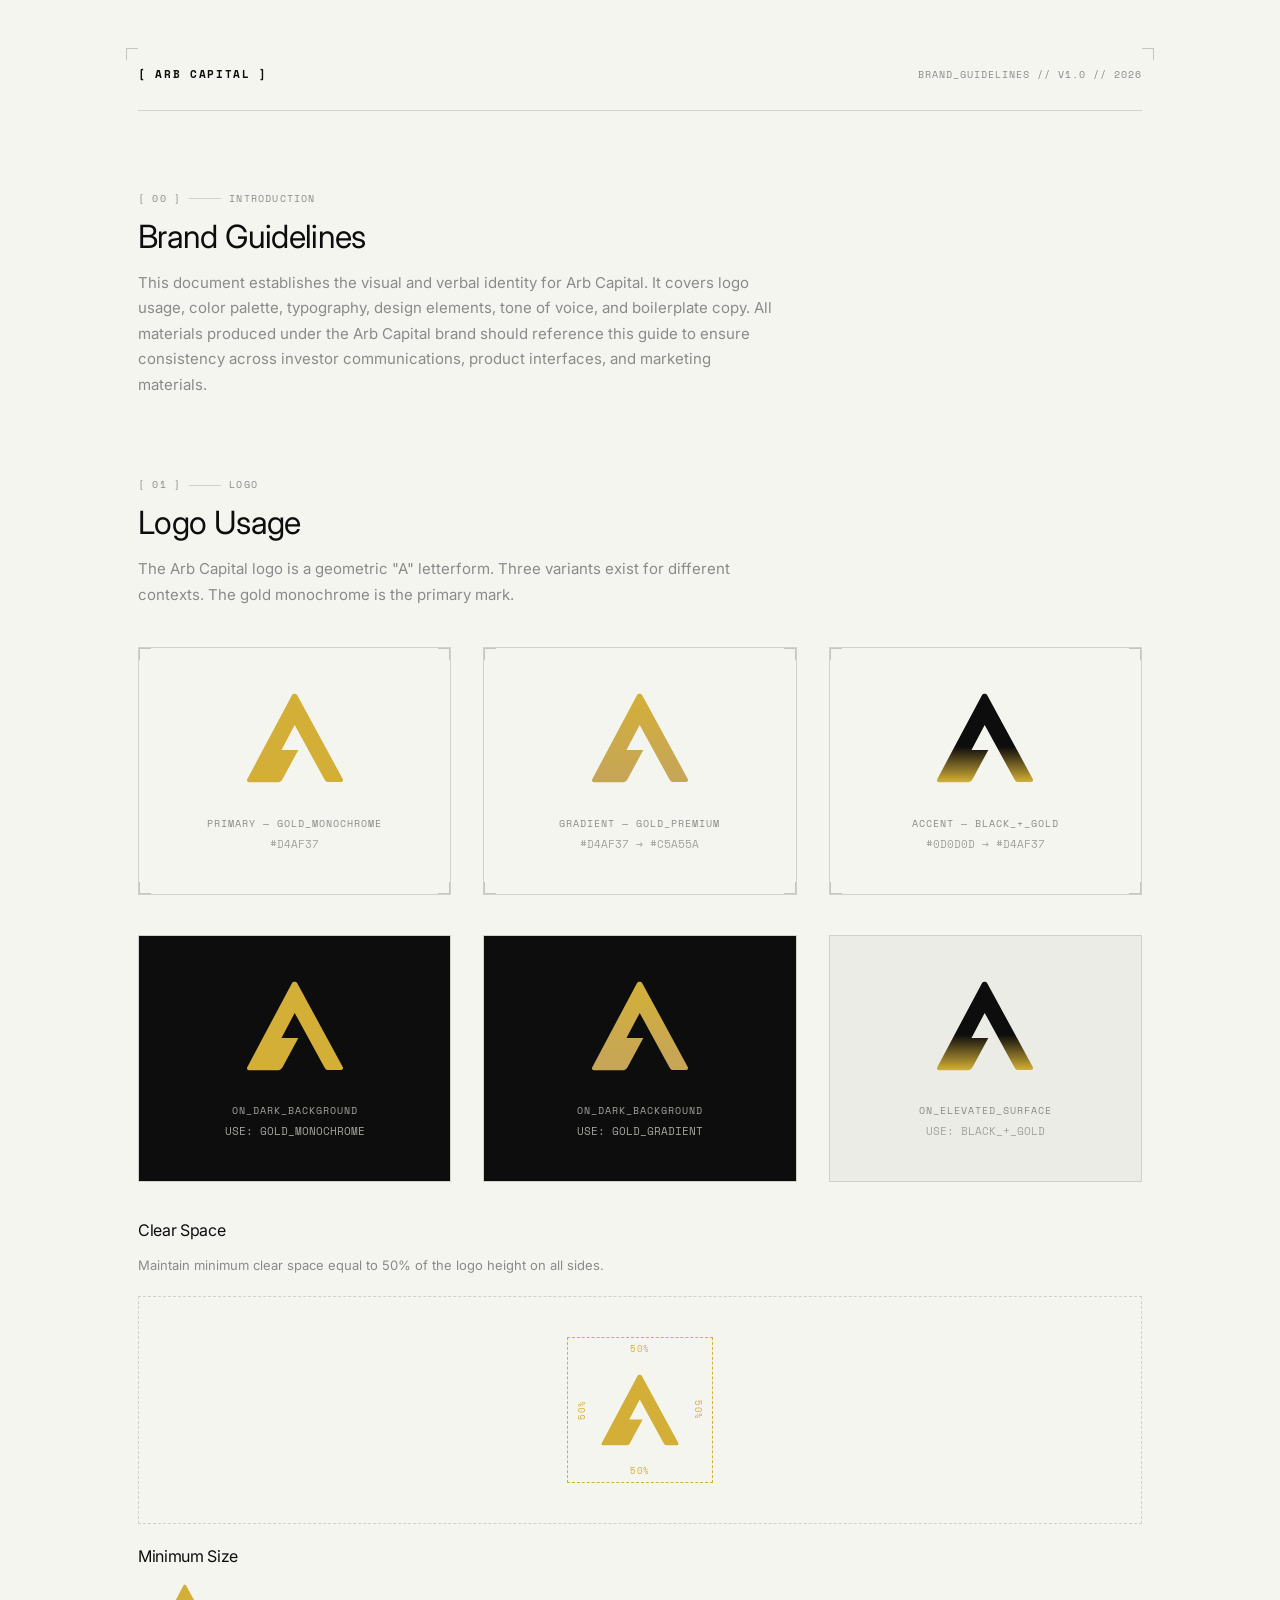
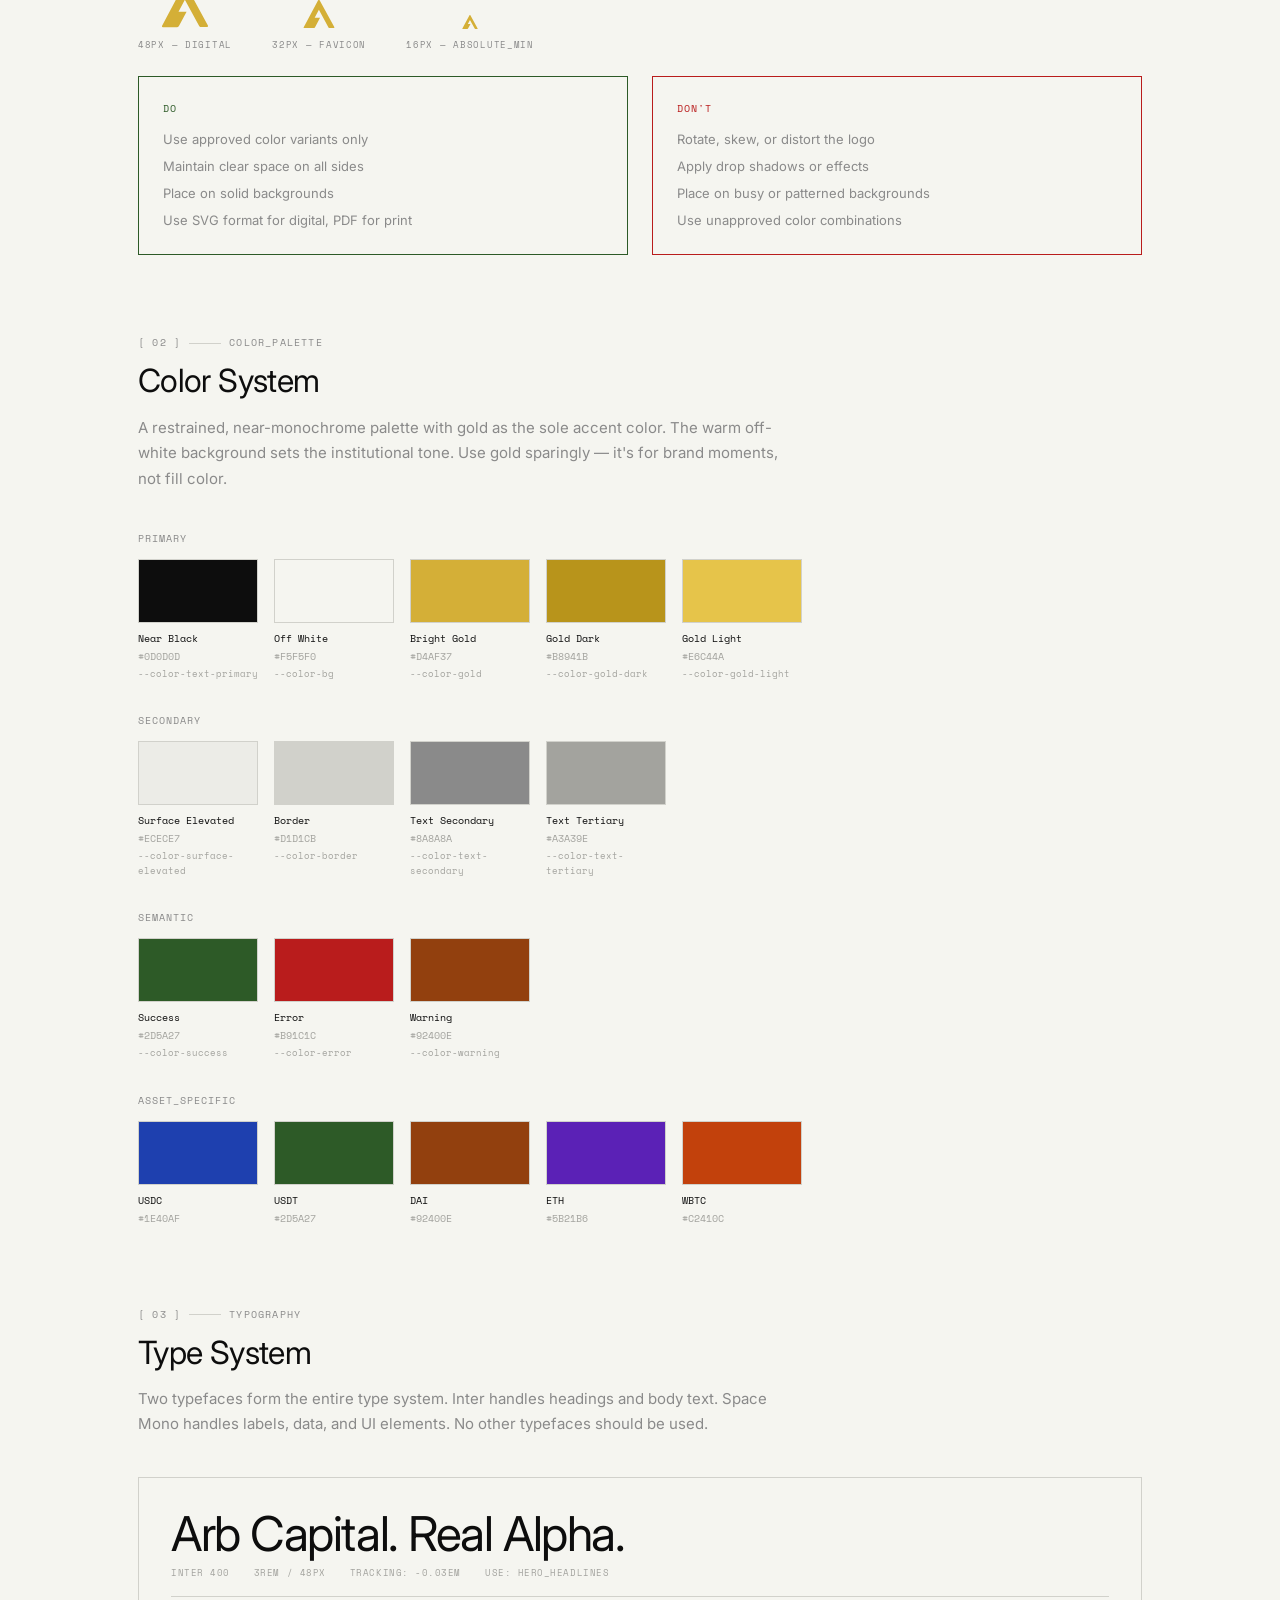
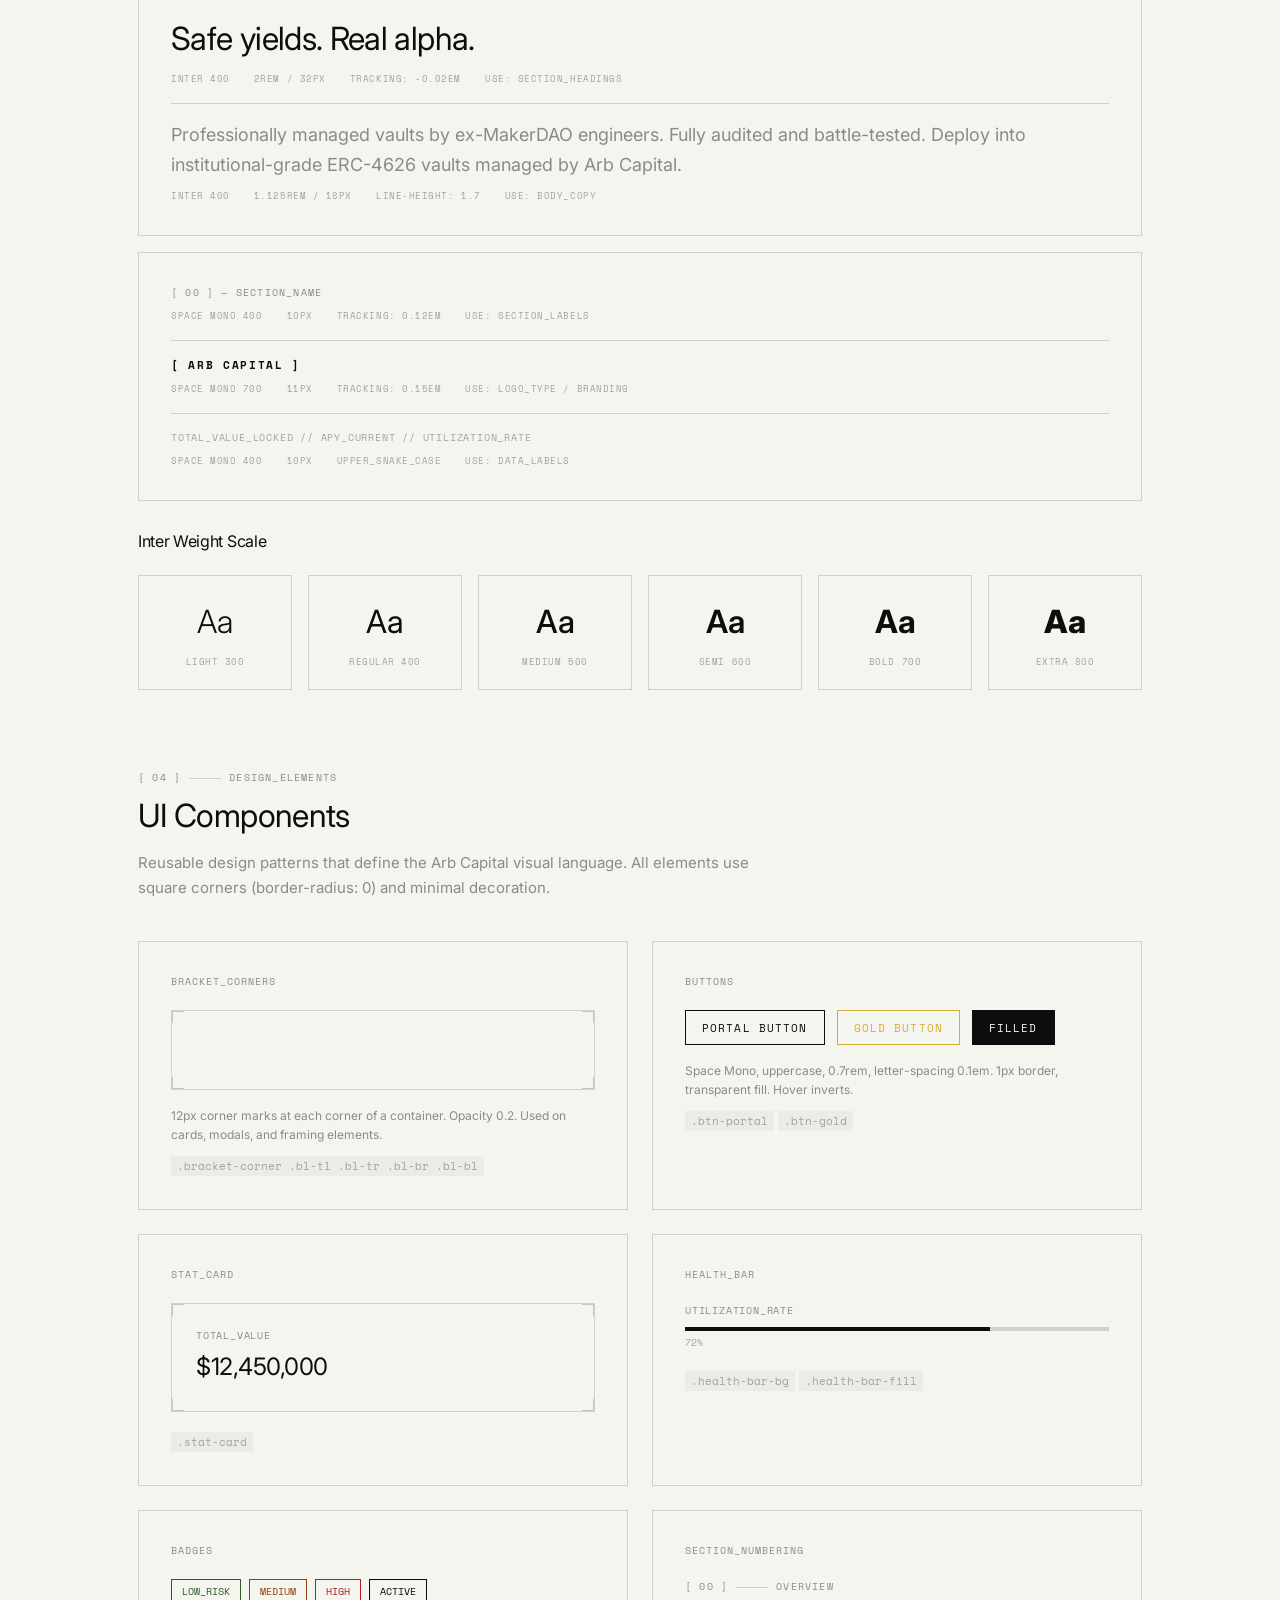
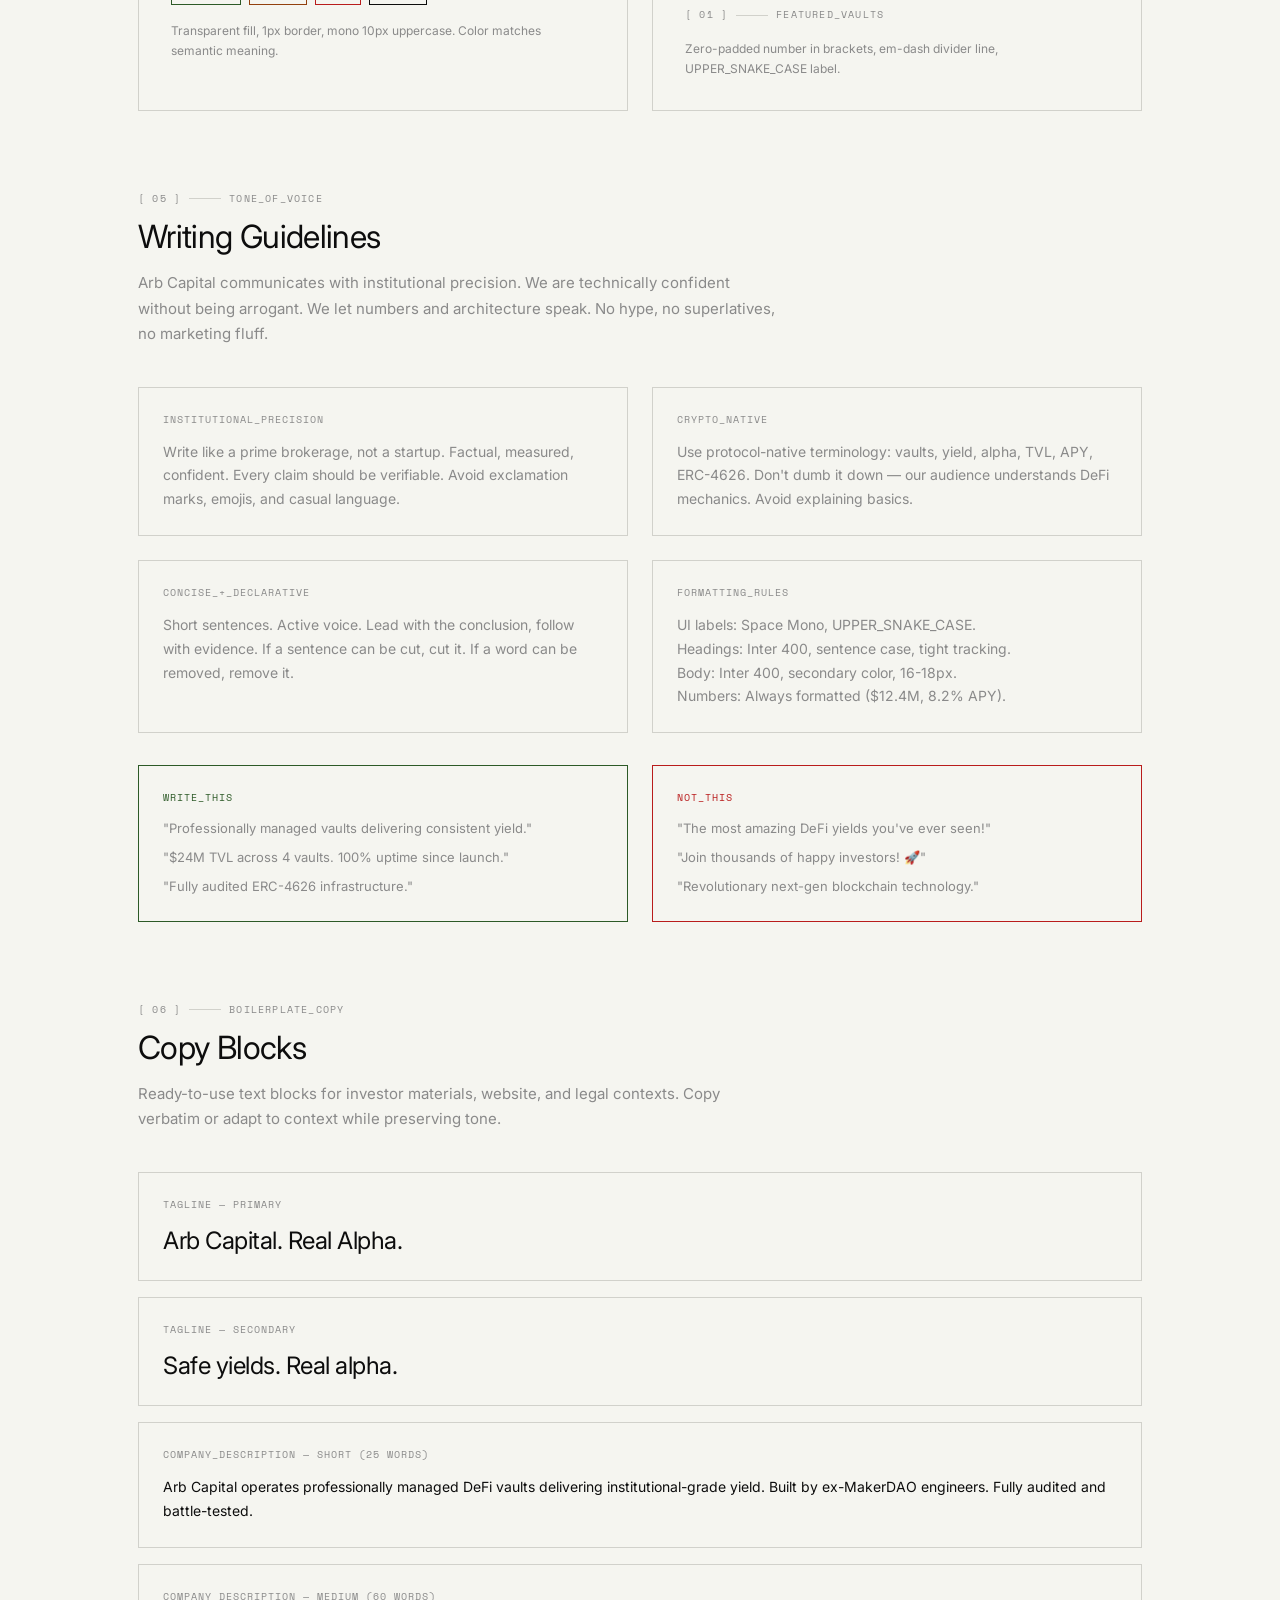
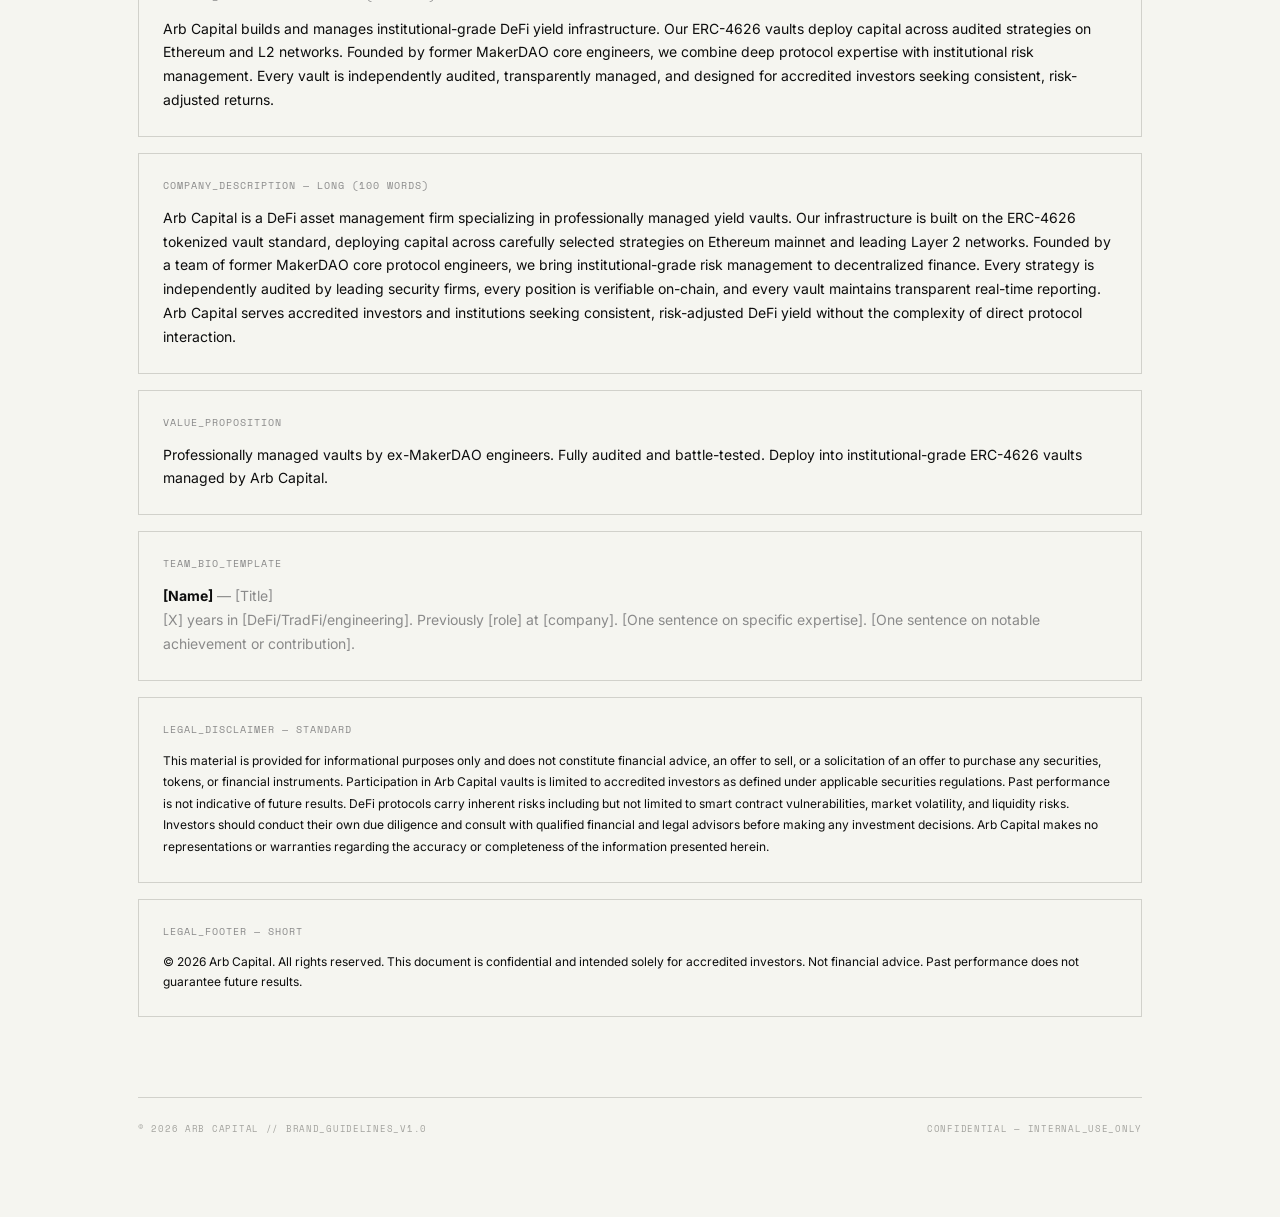
<file: brand-guide.html>
<!DOCTYPE html>
<html lang="en">
<head>
<meta charset="UTF-8">
<meta name="viewport" content="width=device-width, initial-scale=1.0">
<title>Arb Capital — Brand Guidelines</title>
<link rel="stylesheet" href="brand-tokens.css">
<style>
  body { padding: 0; cursor: default; }

  /* ── Page Frame ── */
  .page {
    max-width: 1100px;
    margin: 0 auto;
    padding: 60px 48px 80px;
  }

  /* ── Header ── */
  .page-header {
    display: flex;
    justify-content: space-between;
    align-items: center;
    padding-bottom: 24px;
    border-bottom: 1px solid var(--color-border);
    margin-bottom: 80px;
    position: relative;
  }
  .page-header::before,
  .page-header::after {
    content: '';
    position: absolute;
    width: 12px;
    height: 12px;
    border: 1px solid var(--color-text-primary);
    opacity: 0.2;
  }
  .page-header::before { top: -12px; left: -12px; border-right: none; border-bottom: none; }
  .page-header::after  { top: -12px; right: -12px; border-left: none; border-bottom: none; }

  /* ── Section ── */
  .section {
    margin-bottom: 80px;
  }
  .section-label {
    font-family: var(--font-mono);
    font-size: 10px;
    color: var(--color-text-secondary);
    letter-spacing: 0.12em;
    display: flex;
    align-items: center;
    gap: 8px;
    margin-bottom: 12px;
  }
  .section-label .divider {
    height: 1px;
    width: 32px;
    background: var(--color-border);
  }
  .section h2 {
    font-size: 2rem;
    margin-bottom: 16px;
  }
  .section-intro {
    font-size: 15px;
    max-width: 640px;
    line-height: 1.7;
    margin-bottom: 40px;
  }

  /* ── Logo Grid ── */
  .logo-grid {
    display: grid;
    grid-template-columns: repeat(3, 1fr);
    gap: 32px;
    margin-bottom: 40px;
  }
  .logo-card {
    border: 1px solid var(--color-border);
    padding: 40px;
    text-align: center;
    position: relative;
  }
  .logo-card img, .logo-card svg {
    width: 100px;
    height: 100px;
    margin-bottom: 20px;
  }
  .logo-card .label {
    font-family: var(--font-mono);
    font-size: 10px;
    letter-spacing: 0.1em;
    color: var(--color-text-secondary);
    margin-bottom: 4px;
  }
  .logo-card .hex {
    font-family: var(--font-mono);
    font-size: 11px;
    color: var(--color-text-tertiary);
  }
  .logo-card-dark {
    background: var(--color-text-primary);
  }
  .logo-card-dark .label,
  .logo-card-dark .hex {
    color: var(--color-text-tertiary);
  }

  /* ── Clear Space ── */
  .clear-space-demo {
    display: flex;
    align-items: center;
    justify-content: center;
    padding: 40px;
    border: 1px dashed var(--color-border);
    margin-bottom: 24px;
    position: relative;
  }
  .clear-space-demo .cs-box {
    border: 1px dashed var(--color-gold);
    padding: 32px;
    position: relative;
  }
  .clear-space-demo .cs-label {
    position: absolute;
    font-family: var(--font-mono);
    font-size: 9px;
    color: var(--color-gold);
    letter-spacing: 0.08em;
  }
  .clear-space-demo .cs-label.top    { top: 4px; left: 50%; transform: translateX(-50%); }
  .clear-space-demo .cs-label.right  { right: 4px; top: 50%; transform: translateY(-50%) rotate(90deg); }
  .clear-space-demo .cs-label.bottom { bottom: 4px; left: 50%; transform: translateX(-50%); }
  .clear-space-demo .cs-label.left   { left: 4px; top: 50%; transform: translateY(-50%) rotate(-90deg); }

  /* ── Minimum Size ── */
  .min-size-row {
    display: flex;
    align-items: flex-end;
    gap: 40px;
    margin-bottom: 24px;
  }
  .min-size-item {
    text-align: center;
  }
  .min-size-item img {
    display: block;
    margin: 0 auto 8px;
  }
  .min-size-item .size-label {
    font-family: var(--font-mono);
    font-size: 9px;
    color: var(--color-text-secondary);
    letter-spacing: 0.08em;
  }

  /* ── Color Palette ── */
  .palette-group {
    margin-bottom: 32px;
  }
  .palette-group-label {
    font-family: var(--font-mono);
    font-size: 10px;
    letter-spacing: 0.1em;
    color: var(--color-text-secondary);
    margin-bottom: 12px;
  }
  .palette-row {
    display: flex;
    gap: 16px;
    flex-wrap: wrap;
  }
  .swatch {
    width: 120px;
  }
  .swatch-color {
    width: 100%;
    height: 64px;
    border: 1px solid var(--color-border);
    margin-bottom: 8px;
  }
  .swatch-name {
    font-family: var(--font-mono);
    font-size: 10px;
    color: var(--color-text-primary);
    margin-bottom: 2px;
  }
  .swatch-hex {
    font-family: var(--font-mono);
    font-size: 10px;
    color: var(--color-text-tertiary);
  }
  .swatch-var {
    font-family: var(--font-mono);
    font-size: 9px;
    color: var(--color-text-tertiary);
    margin-top: 2px;
  }

  /* ── Typography ── */
  .type-specimen {
    border: 1px solid var(--color-border);
    padding: 32px;
    margin-bottom: 16px;
  }
  .type-specimen .sample {
    margin-bottom: 16px;
    padding-bottom: 16px;
    border-bottom: 1px solid var(--color-border);
  }
  .type-specimen .sample:last-child {
    margin-bottom: 0;
    padding-bottom: 0;
    border-bottom: none;
  }
  .type-meta {
    display: flex;
    gap: 24px;
    margin-top: 8px;
  }
  .type-meta span {
    font-family: var(--font-mono);
    font-size: 9px;
    color: var(--color-text-tertiary);
    letter-spacing: 0.06em;
  }

  .weight-row {
    display: grid;
    grid-template-columns: repeat(6, 1fr);
    gap: 16px;
    margin-top: 24px;
  }
  .weight-item {
    text-align: center;
    padding: 20px 8px;
    border: 1px solid var(--color-border);
  }
  .weight-item .char {
    font-size: 2rem;
    margin-bottom: 8px;
  }
  .weight-item .meta {
    font-family: var(--font-mono);
    font-size: 9px;
    color: var(--color-text-tertiary);
    letter-spacing: 0.06em;
  }

  /* ── Design Elements ── */
  .element-grid {
    display: grid;
    grid-template-columns: repeat(2, 1fr);
    gap: 24px;
  }
  .element-card {
    border: 1px solid var(--color-border);
    padding: 32px;
  }
  .element-card .el-label {
    font-family: var(--font-mono);
    font-size: 10px;
    color: var(--color-text-secondary);
    letter-spacing: 0.1em;
    margin-bottom: 20px;
  }
  .element-card .el-demo {
    margin-bottom: 16px;
  }
  .element-card code {
    font-family: var(--font-mono);
    font-size: 11px;
    color: var(--color-text-tertiary);
    background: var(--color-surface-elevated);
    padding: 2px 6px;
  }

  /* ── Do/Don't ── */
  .do-dont-grid {
    display: grid;
    grid-template-columns: 1fr 1fr;
    gap: 24px;
    margin-top: 24px;
  }
  .do-card, .dont-card {
    border: 1px solid;
    padding: 24px;
  }
  .do-card {
    border-color: var(--color-success);
  }
  .dont-card {
    border-color: var(--color-error);
  }
  .do-card .tag, .dont-card .tag {
    font-family: var(--font-mono);
    font-size: 10px;
    letter-spacing: 0.1em;
    margin-bottom: 12px;
  }
  .do-card .tag { color: var(--color-success); }
  .dont-card .tag { color: var(--color-error); }

  /* ── Tone of Voice ── */
  .voice-grid {
    display: grid;
    grid-template-columns: repeat(2, 1fr);
    gap: 24px;
  }
  .voice-card {
    border: 1px solid var(--color-border);
    padding: 24px;
  }
  .voice-card .v-label {
    font-family: var(--font-mono);
    font-size: 10px;
    letter-spacing: 0.1em;
    color: var(--color-text-secondary);
    margin-bottom: 12px;
  }
  .voice-card p {
    font-size: 14px;
    line-height: 1.7;
  }

  /* ── Copy Blocks ── */
  .copy-block {
    border: 1px solid var(--color-border);
    padding: 24px;
    margin-bottom: 16px;
    position: relative;
  }
  .copy-block .cb-label {
    font-family: var(--font-mono);
    font-size: 10px;
    letter-spacing: 0.1em;
    color: var(--color-text-secondary);
    margin-bottom: 12px;
  }
  .copy-block .cb-text {
    font-size: 14px;
    line-height: 1.7;
    color: var(--color-text-primary);
  }
  .copy-block .cb-text.large {
    font-size: 1.5rem;
    font-weight: 400;
    letter-spacing: -0.02em;
    line-height: 1.3;
  }

  /* ── Footer ── */
  .page-footer {
    border-top: 1px solid var(--color-border);
    padding-top: 24px;
    display: flex;
    justify-content: space-between;
  }
  .page-footer span {
    font-family: var(--font-mono);
    font-size: 9px;
    color: var(--color-text-tertiary);
    letter-spacing: 0.08em;
  }

  /* ── Print ── */
  @media print {
    .page { padding: 40px 32px; }
    .section { page-break-inside: avoid; margin-bottom: 48px; }
    .logo-grid, .palette-row, .element-grid { page-break-inside: avoid; }
  }
</style>
</head>
<body>

<div class="page">

  <!-- ═══ HEADER ═══ -->
  <header class="page-header">
    <div>
      <span class="mono" style="font-size: 11px; font-weight: 700; letter-spacing: 0.15em;">[ ARB CAPITAL ]</span>
    </div>
    <div>
      <span class="mono" style="font-size: 10px; color: var(--color-text-secondary); letter-spacing: 0.1em;">BRAND_GUIDELINES // V1.0 // 2026</span>
    </div>
  </header>

  <!-- ═══ 00 — INTRODUCTION ═══ -->
  <section class="section">
    <div class="section-label">
      <span>[ 00 ]</span>
      <span class="divider"></span>
      <span>INTRODUCTION</span>
    </div>
    <h2>Brand Guidelines</h2>
    <p class="section-intro">
      This document establishes the visual and verbal identity for Arb Capital. It covers logo usage, color palette, typography, design elements, tone of voice, and boilerplate copy. All materials produced under the Arb Capital brand should reference this guide to ensure consistency across investor communications, product interfaces, and marketing materials.
    </p>
  </section>

  <!-- ═══ 01 — LOGO ═══ -->
  <section class="section">
    <div class="section-label">
      <span>[ 01 ]</span>
      <span class="divider"></span>
      <span>LOGO</span>
    </div>
    <h2>Logo Usage</h2>
    <p class="section-intro">
      The Arb Capital logo is a geometric "A" letterform. Three variants exist for different contexts. The gold monochrome is the primary mark.
    </p>

    <!-- Variants on light -->
    <div class="logo-grid">
      <div class="logo-card">
        <div class="bracket-corner bl-tl"></div>
        <div class="bracket-corner bl-tr"></div>
        <div class="bracket-corner bl-br"></div>
        <div class="bracket-corner bl-bl"></div>
        <img src="assets/logo-gold.svg" alt="Gold logo">
        <div class="label">PRIMARY — GOLD_MONOCHROME</div>
        <div class="hex">#D4AF37</div>
      </div>
      <div class="logo-card">
        <div class="bracket-corner bl-tl"></div>
        <div class="bracket-corner bl-tr"></div>
        <div class="bracket-corner bl-br"></div>
        <div class="bracket-corner bl-bl"></div>
        <img src="assets/logo-gold-gradient.svg" alt="Gold gradient logo">
        <div class="label">GRADIENT — GOLD_PREMIUM</div>
        <div class="hex">#D4AF37 → #C5A55A</div>
      </div>
      <div class="logo-card">
        <div class="bracket-corner bl-tl"></div>
        <div class="bracket-corner bl-tr"></div>
        <div class="bracket-corner bl-br"></div>
        <div class="bracket-corner bl-bl"></div>
        <img src="assets/logo-black-gold.svg" alt="Black+gold logo">
        <div class="label">ACCENT — BLACK_+_GOLD</div>
        <div class="hex">#0D0D0D → #D4AF37</div>
      </div>
    </div>

    <!-- Variants on dark -->
    <div class="logo-grid">
      <div class="logo-card logo-card-dark">
        <img src="assets/logo-gold.svg" alt="Gold logo on dark">
        <div class="label">ON_DARK_BACKGROUND</div>
        <div class="hex">USE: GOLD_MONOCHROME</div>
      </div>
      <div class="logo-card logo-card-dark">
        <img src="assets/logo-gold-gradient.svg" alt="Gold gradient on dark">
        <div class="label">ON_DARK_BACKGROUND</div>
        <div class="hex">USE: GOLD_GRADIENT</div>
      </div>
      <div class="logo-card" style="background: var(--color-surface-elevated);">
        <img src="assets/logo-black-gold.svg" alt="Black+gold on elevated surface">
        <div class="label">ON_ELEVATED_SURFACE</div>
        <div class="hex">USE: BLACK_+_GOLD</div>
      </div>
    </div>

    <!-- Clear space -->
    <h3 style="font-size: 1rem; margin-bottom: 16px; margin-top: 40px;">Clear Space</h3>
    <p style="font-size: 13px; margin-bottom: 20px;">Maintain minimum clear space equal to 50% of the logo height on all sides.</p>
    <div class="clear-space-demo">
      <div class="cs-box">
        <span class="cs-label top">50%</span>
        <span class="cs-label right">50%</span>
        <span class="cs-label bottom">50%</span>
        <span class="cs-label left">50%</span>
        <img src="assets/logo-gold.svg" alt="Clear space demo" style="width: 80px; height: 80px; display: block;">
      </div>
    </div>

    <!-- Minimum size -->
    <h3 style="font-size: 1rem; margin-bottom: 16px;">Minimum Size</h3>
    <div class="min-size-row">
      <div class="min-size-item">
        <img src="assets/logo-gold.svg" alt="48px" style="width: 48px; height: 48px;">
        <div class="size-label">48PX — DIGITAL</div>
      </div>
      <div class="min-size-item">
        <img src="assets/logo-gold.svg" alt="32px" style="width: 32px; height: 32px;">
        <div class="size-label">32PX — FAVICON</div>
      </div>
      <div class="min-size-item">
        <img src="assets/logo-gold.svg" alt="16px" style="width: 16px; height: 16px;">
        <div class="size-label">16PX — ABSOLUTE_MIN</div>
      </div>
    </div>

    <!-- Do / Don't -->
    <div class="do-dont-grid">
      <div class="do-card">
        <div class="tag">DO</div>
        <ul style="font-size: 13px; color: var(--color-text-secondary); list-style: none; padding: 0;">
          <li style="margin-bottom: 6px;">Use approved color variants only</li>
          <li style="margin-bottom: 6px;">Maintain clear space on all sides</li>
          <li style="margin-bottom: 6px;">Place on solid backgrounds</li>
          <li>Use SVG format for digital, PDF for print</li>
        </ul>
      </div>
      <div class="dont-card">
        <div class="tag">DON'T</div>
        <ul style="font-size: 13px; color: var(--color-text-secondary); list-style: none; padding: 0;">
          <li style="margin-bottom: 6px;">Rotate, skew, or distort the logo</li>
          <li style="margin-bottom: 6px;">Apply drop shadows or effects</li>
          <li style="margin-bottom: 6px;">Place on busy or patterned backgrounds</li>
          <li>Use unapproved color combinations</li>
        </ul>
      </div>
    </div>
  </section>

  <!-- ═══ 02 — COLOR PALETTE ═══ -->
  <section class="section">
    <div class="section-label">
      <span>[ 02 ]</span>
      <span class="divider"></span>
      <span>COLOR_PALETTE</span>
    </div>
    <h2>Color System</h2>
    <p class="section-intro">
      A restrained, near-monochrome palette with gold as the sole accent color. The warm off-white background sets the institutional tone. Use gold sparingly — it's for brand moments, not fill color.
    </p>

    <!-- Primary -->
    <div class="palette-group">
      <div class="palette-group-label">PRIMARY</div>
      <div class="palette-row">
        <div class="swatch">
          <div class="swatch-color" style="background: #0D0D0D;"></div>
          <div class="swatch-name">Near Black</div>
          <div class="swatch-hex">#0D0D0D</div>
          <div class="swatch-var">--color-text-primary</div>
        </div>
        <div class="swatch">
          <div class="swatch-color" style="background: #F5F5F0;"></div>
          <div class="swatch-name">Off White</div>
          <div class="swatch-hex">#F5F5F0</div>
          <div class="swatch-var">--color-bg</div>
        </div>
        <div class="swatch">
          <div class="swatch-color" style="background: #D4AF37;"></div>
          <div class="swatch-name">Bright Gold</div>
          <div class="swatch-hex">#D4AF37</div>
          <div class="swatch-var">--color-gold</div>
        </div>
        <div class="swatch">
          <div class="swatch-color" style="background: #B8941B;"></div>
          <div class="swatch-name">Gold Dark</div>
          <div class="swatch-hex">#B8941B</div>
          <div class="swatch-var">--color-gold-dark</div>
        </div>
        <div class="swatch">
          <div class="swatch-color" style="background: #E6C44A;"></div>
          <div class="swatch-name">Gold Light</div>
          <div class="swatch-hex">#E6C44A</div>
          <div class="swatch-var">--color-gold-light</div>
        </div>
      </div>
    </div>

    <!-- Secondary -->
    <div class="palette-group">
      <div class="palette-group-label">SECONDARY</div>
      <div class="palette-row">
        <div class="swatch">
          <div class="swatch-color" style="background: #ECECE7;"></div>
          <div class="swatch-name">Surface Elevated</div>
          <div class="swatch-hex">#ECECE7</div>
          <div class="swatch-var">--color-surface-elevated</div>
        </div>
        <div class="swatch">
          <div class="swatch-color" style="background: #D1D1CB;"></div>
          <div class="swatch-name">Border</div>
          <div class="swatch-hex">#D1D1CB</div>
          <div class="swatch-var">--color-border</div>
        </div>
        <div class="swatch">
          <div class="swatch-color" style="background: #8A8A8A;"></div>
          <div class="swatch-name">Text Secondary</div>
          <div class="swatch-hex">#8A8A8A</div>
          <div class="swatch-var">--color-text-secondary</div>
        </div>
        <div class="swatch">
          <div class="swatch-color" style="background: #A3A39E;"></div>
          <div class="swatch-name">Text Tertiary</div>
          <div class="swatch-hex">#A3A39E</div>
          <div class="swatch-var">--color-text-tertiary</div>
        </div>
      </div>
    </div>

    <!-- Semantic -->
    <div class="palette-group">
      <div class="palette-group-label">SEMANTIC</div>
      <div class="palette-row">
        <div class="swatch">
          <div class="swatch-color" style="background: #2D5A27;"></div>
          <div class="swatch-name">Success</div>
          <div class="swatch-hex">#2D5A27</div>
          <div class="swatch-var">--color-success</div>
        </div>
        <div class="swatch">
          <div class="swatch-color" style="background: #B91C1C;"></div>
          <div class="swatch-name">Error</div>
          <div class="swatch-hex">#B91C1C</div>
          <div class="swatch-var">--color-error</div>
        </div>
        <div class="swatch">
          <div class="swatch-color" style="background: #92400E;"></div>
          <div class="swatch-name">Warning</div>
          <div class="swatch-hex">#92400E</div>
          <div class="swatch-var">--color-warning</div>
        </div>
      </div>
    </div>

    <!-- Asset -->
    <div class="palette-group">
      <div class="palette-group-label">ASSET_SPECIFIC</div>
      <div class="palette-row">
        <div class="swatch">
          <div class="swatch-color" style="background: #1E40AF;"></div>
          <div class="swatch-name">USDC</div>
          <div class="swatch-hex">#1E40AF</div>
        </div>
        <div class="swatch">
          <div class="swatch-color" style="background: #2D5A27;"></div>
          <div class="swatch-name">USDT</div>
          <div class="swatch-hex">#2D5A27</div>
        </div>
        <div class="swatch">
          <div class="swatch-color" style="background: #92400E;"></div>
          <div class="swatch-name">DAI</div>
          <div class="swatch-hex">#92400E</div>
        </div>
        <div class="swatch">
          <div class="swatch-color" style="background: #5B21B6;"></div>
          <div class="swatch-name">ETH</div>
          <div class="swatch-hex">#5B21B6</div>
        </div>
        <div class="swatch">
          <div class="swatch-color" style="background: #C2410C;"></div>
          <div class="swatch-name">WBTC</div>
          <div class="swatch-hex">#C2410C</div>
        </div>
      </div>
    </div>
  </section>

  <!-- ═══ 03 — TYPOGRAPHY ═══ -->
  <section class="section">
    <div class="section-label">
      <span>[ 03 ]</span>
      <span class="divider"></span>
      <span>TYPOGRAPHY</span>
    </div>
    <h2>Type System</h2>
    <p class="section-intro">
      Two typefaces form the entire type system. Inter handles headings and body text. Space Mono handles labels, data, and UI elements. No other typefaces should be used.
    </p>

    <!-- Inter specimens -->
    <div class="type-specimen">
      <div class="sample">
        <div style="font-family: var(--font-sans); font-size: 3rem; font-weight: 400; letter-spacing: -0.03em; line-height: 1;">
          Arb Capital. Real Alpha.
        </div>
        <div class="type-meta">
          <span>INTER 400</span>
          <span>3REM / 48PX</span>
          <span>TRACKING: -0.03EM</span>
          <span>USE: HERO_HEADLINES</span>
        </div>
      </div>
      <div class="sample">
        <div style="font-family: var(--font-sans); font-size: 2rem; font-weight: 400; letter-spacing: -0.02em;">
          Safe yields. Real alpha.
        </div>
        <div class="type-meta">
          <span>INTER 400</span>
          <span>2REM / 32PX</span>
          <span>TRACKING: -0.02EM</span>
          <span>USE: SECTION_HEADINGS</span>
        </div>
      </div>
      <div class="sample">
        <div style="font-family: var(--font-sans); font-size: 1.125rem; color: var(--color-text-secondary); line-height: 1.7;">
          Professionally managed vaults by ex-MakerDAO engineers. Fully audited and battle-tested. Deploy into institutional-grade ERC-4626 vaults managed by Arb Capital.
        </div>
        <div class="type-meta">
          <span>INTER 400</span>
          <span>1.125REM / 18PX</span>
          <span>LINE-HEIGHT: 1.7</span>
          <span>USE: BODY_COPY</span>
        </div>
      </div>
    </div>

    <!-- Space Mono specimens -->
    <div class="type-specimen">
      <div class="sample">
        <div class="mono" style="font-size: 10px; letter-spacing: 0.12em; color: var(--color-text-secondary);">
          [ 00 ] — SECTION_NAME
        </div>
        <div class="type-meta">
          <span>SPACE MONO 400</span>
          <span>10PX</span>
          <span>TRACKING: 0.12EM</span>
          <span>USE: SECTION_LABELS</span>
        </div>
      </div>
      <div class="sample">
        <div class="mono" style="font-size: 11px; font-weight: 700; letter-spacing: 0.15em;">
          [ ARB CAPITAL ]
        </div>
        <div class="type-meta">
          <span>SPACE MONO 700</span>
          <span>11PX</span>
          <span>TRACKING: 0.15EM</span>
          <span>USE: LOGO_TYPE / BRANDING</span>
        </div>
      </div>
      <div class="sample">
        <div class="mono" style="font-size: 10px; letter-spacing: 0.08em; color: var(--color-text-tertiary); text-transform: uppercase;">
          total_value_locked // apy_current // utilization_rate
        </div>
        <div class="type-meta">
          <span>SPACE MONO 400</span>
          <span>10PX</span>
          <span>UPPER_SNAKE_CASE</span>
          <span>USE: DATA_LABELS</span>
        </div>
      </div>
    </div>

    <!-- Weight scale -->
    <h3 style="font-size: 1rem; margin-top: 32px; margin-bottom: 16px;">Inter Weight Scale</h3>
    <div class="weight-row">
      <div class="weight-item">
        <div class="char" style="font-family: var(--font-sans); font-weight: 300;">Aa</div>
        <div class="meta">LIGHT 300</div>
      </div>
      <div class="weight-item">
        <div class="char" style="font-family: var(--font-sans); font-weight: 400;">Aa</div>
        <div class="meta">REGULAR 400</div>
      </div>
      <div class="weight-item">
        <div class="char" style="font-family: var(--font-sans); font-weight: 500;">Aa</div>
        <div class="meta">MEDIUM 500</div>
      </div>
      <div class="weight-item">
        <div class="char" style="font-family: var(--font-sans); font-weight: 600;">Aa</div>
        <div class="meta">SEMI 600</div>
      </div>
      <div class="weight-item">
        <div class="char" style="font-family: var(--font-sans); font-weight: 700;">Aa</div>
        <div class="meta">BOLD 700</div>
      </div>
      <div class="weight-item">
        <div class="char" style="font-family: var(--font-sans); font-weight: 800;">Aa</div>
        <div class="meta">EXTRA 800</div>
      </div>
    </div>
  </section>

  <!-- ═══ 04 — DESIGN ELEMENTS ═══ -->
  <section class="section">
    <div class="section-label">
      <span>[ 04 ]</span>
      <span class="divider"></span>
      <span>DESIGN_ELEMENTS</span>
    </div>
    <h2>UI Components</h2>
    <p class="section-intro">
      Reusable design patterns that define the Arb Capital visual language. All elements use square corners (border-radius: 0) and minimal decoration.
    </p>

    <div class="element-grid">
      <!-- Bracket Corners -->
      <div class="element-card">
        <div class="el-label">BRACKET_CORNERS</div>
        <div class="el-demo">
          <div style="position: relative; width: 100%; height: 80px; border: 1px solid var(--color-border);">
            <div class="bracket-corner bl-tl"></div>
            <div class="bracket-corner bl-tr"></div>
            <div class="bracket-corner bl-br"></div>
            <div class="bracket-corner bl-bl"></div>
          </div>
        </div>
        <p style="font-size: 12px;">12px corner marks at each corner of a container. Opacity 0.2. Used on cards, modals, and framing elements.</p>
        <div style="margin-top: 8px;"><code>.bracket-corner .bl-tl .bl-tr .bl-br .bl-bl</code></div>
      </div>

      <!-- Buttons -->
      <div class="element-card">
        <div class="el-label">BUTTONS</div>
        <div class="el-demo" style="display: flex; gap: 12px; flex-wrap: wrap;">
          <button class="btn-portal">Portal Button</button>
          <button class="btn-gold">Gold Button</button>
          <button class="btn-portal" style="background: var(--color-text-primary); color: var(--color-text-white);">Filled</button>
        </div>
        <p style="font-size: 12px; margin-top: 12px;">Space Mono, uppercase, 0.7rem, letter-spacing 0.1em. 1px border, transparent fill. Hover inverts.</p>
        <div style="margin-top: 8px;"><code>.btn-portal</code> <code>.btn-gold</code></div>
      </div>

      <!-- Stat Card -->
      <div class="element-card">
        <div class="el-label">STAT_CARD</div>
        <div class="el-demo">
          <div class="stat-card" style="position: relative;">
            <div class="bracket-corner bl-tl"></div>
            <div class="bracket-corner bl-tr"></div>
            <div class="bracket-corner bl-br"></div>
            <div class="bracket-corner bl-bl"></div>
            <div class="mono" style="font-size: 10px; color: var(--color-text-secondary); letter-spacing: 0.08em; margin-bottom: 4px;">TOTAL_VALUE</div>
            <div style="font-size: 1.5rem; letter-spacing: -0.02em;">$12,450,000</div>
          </div>
        </div>
        <div style="margin-top: 8px;"><code>.stat-card</code></div>
      </div>

      <!-- Health Bar -->
      <div class="element-card">
        <div class="el-label">HEALTH_BAR</div>
        <div class="el-demo">
          <div class="mono" style="font-size: 10px; color: var(--color-text-secondary); letter-spacing: 0.08em; margin-bottom: 8px;">UTILIZATION_RATE</div>
          <div class="health-bar-bg">
            <div class="health-bar-fill" style="width: 72%;"></div>
          </div>
          <div class="mono" style="font-size: 10px; color: var(--color-text-tertiary); margin-top: 4px;">72%</div>
        </div>
        <div style="margin-top: 8px;"><code>.health-bar-bg</code> <code>.health-bar-fill</code></div>
      </div>

      <!-- Badges -->
      <div class="element-card">
        <div class="el-label">BADGES</div>
        <div class="el-demo" style="display: flex; gap: 8px; flex-wrap: wrap;">
          <span class="mono" style="font-size: 10px; padding: 4px 10px; border: 1px solid var(--color-success); color: var(--color-success);">LOW_RISK</span>
          <span class="mono" style="font-size: 10px; padding: 4px 10px; border: 1px solid var(--color-warning); color: var(--color-warning);">MEDIUM</span>
          <span class="mono" style="font-size: 10px; padding: 4px 10px; border: 1px solid var(--color-error); color: var(--color-error);">HIGH</span>
          <span class="mono" style="font-size: 10px; padding: 4px 10px; border: 1px solid var(--color-text-primary); color: var(--color-text-primary);">ACTIVE</span>
        </div>
        <p style="font-size: 12px; margin-top: 12px;">Transparent fill, 1px border, mono 10px uppercase. Color matches semantic meaning.</p>
      </div>

      <!-- Section Numbering -->
      <div class="element-card">
        <div class="el-label">SECTION_NUMBERING</div>
        <div class="el-demo">
          <div class="mono" style="font-size: 10px; color: var(--color-text-secondary); letter-spacing: 0.12em; display: flex; align-items: center; gap: 8px;">
            <span>[ 00 ]</span>
            <span style="height: 1px; width: 32px; background: var(--color-border);"></span>
            <span>OVERVIEW</span>
          </div>
          <div style="margin-top: 12px;">
            <div class="mono" style="font-size: 10px; color: var(--color-text-secondary); letter-spacing: 0.12em; display: flex; align-items: center; gap: 8px;">
              <span>[ 01 ]</span>
              <span style="height: 1px; width: 32px; background: var(--color-border);"></span>
              <span>FEATURED_VAULTS</span>
            </div>
          </div>
        </div>
        <p style="font-size: 12px; margin-top: 12px;">Zero-padded number in brackets, em-dash divider line, UPPER_SNAKE_CASE label.</p>
      </div>
    </div>
  </section>

  <!-- ═══ 05 — TONE OF VOICE ═══ -->
  <section class="section">
    <div class="section-label">
      <span>[ 05 ]</span>
      <span class="divider"></span>
      <span>TONE_OF_VOICE</span>
    </div>
    <h2>Writing Guidelines</h2>
    <p class="section-intro">
      Arb Capital communicates with institutional precision. We are technically confident without being arrogant. We let numbers and architecture speak. No hype, no superlatives, no marketing fluff.
    </p>

    <div class="voice-grid">
      <div class="voice-card">
        <div class="v-label">INSTITUTIONAL_PRECISION</div>
        <p>Write like a prime brokerage, not a startup. Factual, measured, confident. Every claim should be verifiable. Avoid exclamation marks, emojis, and casual language.</p>
      </div>
      <div class="voice-card">
        <div class="v-label">CRYPTO_NATIVE</div>
        <p>Use protocol-native terminology: vaults, yield, alpha, TVL, APY, ERC-4626. Don't dumb it down — our audience understands DeFi mechanics. Avoid explaining basics.</p>
      </div>
      <div class="voice-card">
        <div class="v-label">CONCISE_+_DECLARATIVE</div>
        <p>Short sentences. Active voice. Lead with the conclusion, follow with evidence. If a sentence can be cut, cut it. If a word can be removed, remove it.</p>
      </div>
      <div class="voice-card">
        <div class="v-label">FORMATTING_RULES</div>
        <p>UI labels: Space Mono, UPPER_SNAKE_CASE.<br>
        Headings: Inter 400, sentence case, tight tracking.<br>
        Body: Inter 400, secondary color, 16-18px.<br>
        Numbers: Always formatted ($12.4M, 8.2% APY).</p>
      </div>
    </div>

    <!-- Do/Don't for voice -->
    <div class="do-dont-grid" style="margin-top: 32px;">
      <div class="do-card">
        <div class="tag">WRITE_THIS</div>
        <ul style="font-size: 13px; color: var(--color-text-secondary); list-style: none; padding: 0;">
          <li style="margin-bottom: 8px;">"Professionally managed vaults delivering consistent yield."</li>
          <li style="margin-bottom: 8px;">"$24M TVL across 4 vaults. 100% uptime since launch."</li>
          <li>"Fully audited ERC-4626 infrastructure."</li>
        </ul>
      </div>
      <div class="dont-card">
        <div class="tag">NOT_THIS</div>
        <ul style="font-size: 13px; color: var(--color-text-secondary); list-style: none; padding: 0;">
          <li style="margin-bottom: 8px;">"The most amazing DeFi yields you've ever seen!"</li>
          <li style="margin-bottom: 8px;">"Join thousands of happy investors! 🚀"</li>
          <li>"Revolutionary next-gen blockchain technology."</li>
        </ul>
      </div>
    </div>
  </section>

  <!-- ═══ 06 — BOILERPLATE COPY ═══ -->
  <section class="section">
    <div class="section-label">
      <span>[ 06 ]</span>
      <span class="divider"></span>
      <span>BOILERPLATE_COPY</span>
    </div>
    <h2>Copy Blocks</h2>
    <p class="section-intro">
      Ready-to-use text blocks for investor materials, website, and legal contexts. Copy verbatim or adapt to context while preserving tone.
    </p>

    <!-- Taglines -->
    <div class="copy-block">
      <div class="cb-label">TAGLINE — PRIMARY</div>
      <div class="cb-text large">Arb Capital. Real Alpha.</div>
    </div>
    <div class="copy-block">
      <div class="cb-label">TAGLINE — SECONDARY</div>
      <div class="cb-text large">Safe yields. Real alpha.</div>
    </div>

    <!-- Company descriptions -->
    <div class="copy-block">
      <div class="cb-label">COMPANY_DESCRIPTION — SHORT (25 WORDS)</div>
      <div class="cb-text">Arb Capital operates professionally managed DeFi vaults delivering institutional-grade yield. Built by ex-MakerDAO engineers. Fully audited and battle-tested.</div>
    </div>
    <div class="copy-block">
      <div class="cb-label">COMPANY_DESCRIPTION — MEDIUM (60 WORDS)</div>
      <div class="cb-text">Arb Capital builds and manages institutional-grade DeFi yield infrastructure. Our ERC-4626 vaults deploy capital across audited strategies on Ethereum and L2 networks. Founded by former MakerDAO core engineers, we combine deep protocol expertise with institutional risk management. Every vault is independently audited, transparently managed, and designed for accredited investors seeking consistent, risk-adjusted returns.</div>
    </div>
    <div class="copy-block">
      <div class="cb-label">COMPANY_DESCRIPTION — LONG (100 WORDS)</div>
      <div class="cb-text">Arb Capital is a DeFi asset management firm specializing in professionally managed yield vaults. Our infrastructure is built on the ERC-4626 tokenized vault standard, deploying capital across carefully selected strategies on Ethereum mainnet and leading Layer 2 networks. Founded by a team of former MakerDAO core protocol engineers, we bring institutional-grade risk management to decentralized finance. Every strategy is independently audited by leading security firms, every position is verifiable on-chain, and every vault maintains transparent real-time reporting. Arb Capital serves accredited investors and institutions seeking consistent, risk-adjusted DeFi yield without the complexity of direct protocol interaction.</div>
    </div>

    <!-- Value proposition -->
    <div class="copy-block">
      <div class="cb-label">VALUE_PROPOSITION</div>
      <div class="cb-text">Professionally managed vaults by ex-MakerDAO engineers. Fully audited and battle-tested. Deploy into institutional-grade ERC-4626 vaults managed by Arb Capital.</div>
    </div>

    <!-- Team bio template -->
    <div class="copy-block">
      <div class="cb-label">TEAM_BIO_TEMPLATE</div>
      <div class="cb-text" style="color: var(--color-text-secondary);">
        <strong style="color: var(--color-text-primary);">[Name]</strong> — [Title]<br>
        [X] years in [DeFi/TradFi/engineering]. Previously [role] at [company]. [One sentence on specific expertise]. [One sentence on notable achievement or contribution].
      </div>
    </div>

    <!-- Legal disclaimer -->
    <div class="copy-block">
      <div class="cb-label">LEGAL_DISCLAIMER — STANDARD</div>
      <div class="cb-text" style="font-size: 12px; line-height: 1.8;">
        This material is provided for informational purposes only and does not constitute financial advice, an offer to sell, or a solicitation of an offer to purchase any securities, tokens, or financial instruments. Participation in Arb Capital vaults is limited to accredited investors as defined under applicable securities regulations. Past performance is not indicative of future results. DeFi protocols carry inherent risks including but not limited to smart contract vulnerabilities, market volatility, and liquidity risks. Investors should conduct their own due diligence and consult with qualified financial and legal advisors before making any investment decisions. Arb Capital makes no representations or warranties regarding the accuracy or completeness of the information presented herein.
      </div>
    </div>

    <!-- Legal footer -->
    <div class="copy-block">
      <div class="cb-label">LEGAL_FOOTER — SHORT</div>
      <div class="cb-text" style="font-size: 12px;">
        &copy; 2026 Arb Capital. All rights reserved. This document is confidential and intended solely for accredited investors. Not financial advice. Past performance does not guarantee future results.
      </div>
    </div>
  </section>

  <!-- ═══ FOOTER ═══ -->
  <footer class="page-footer">
    <span>&copy; 2026 ARB CAPITAL // BRAND_GUIDELINES_V1.0</span>
    <span>CONFIDENTIAL — INTERNAL_USE_ONLY</span>
  </footer>

</div>

</body>
</html>
</file>
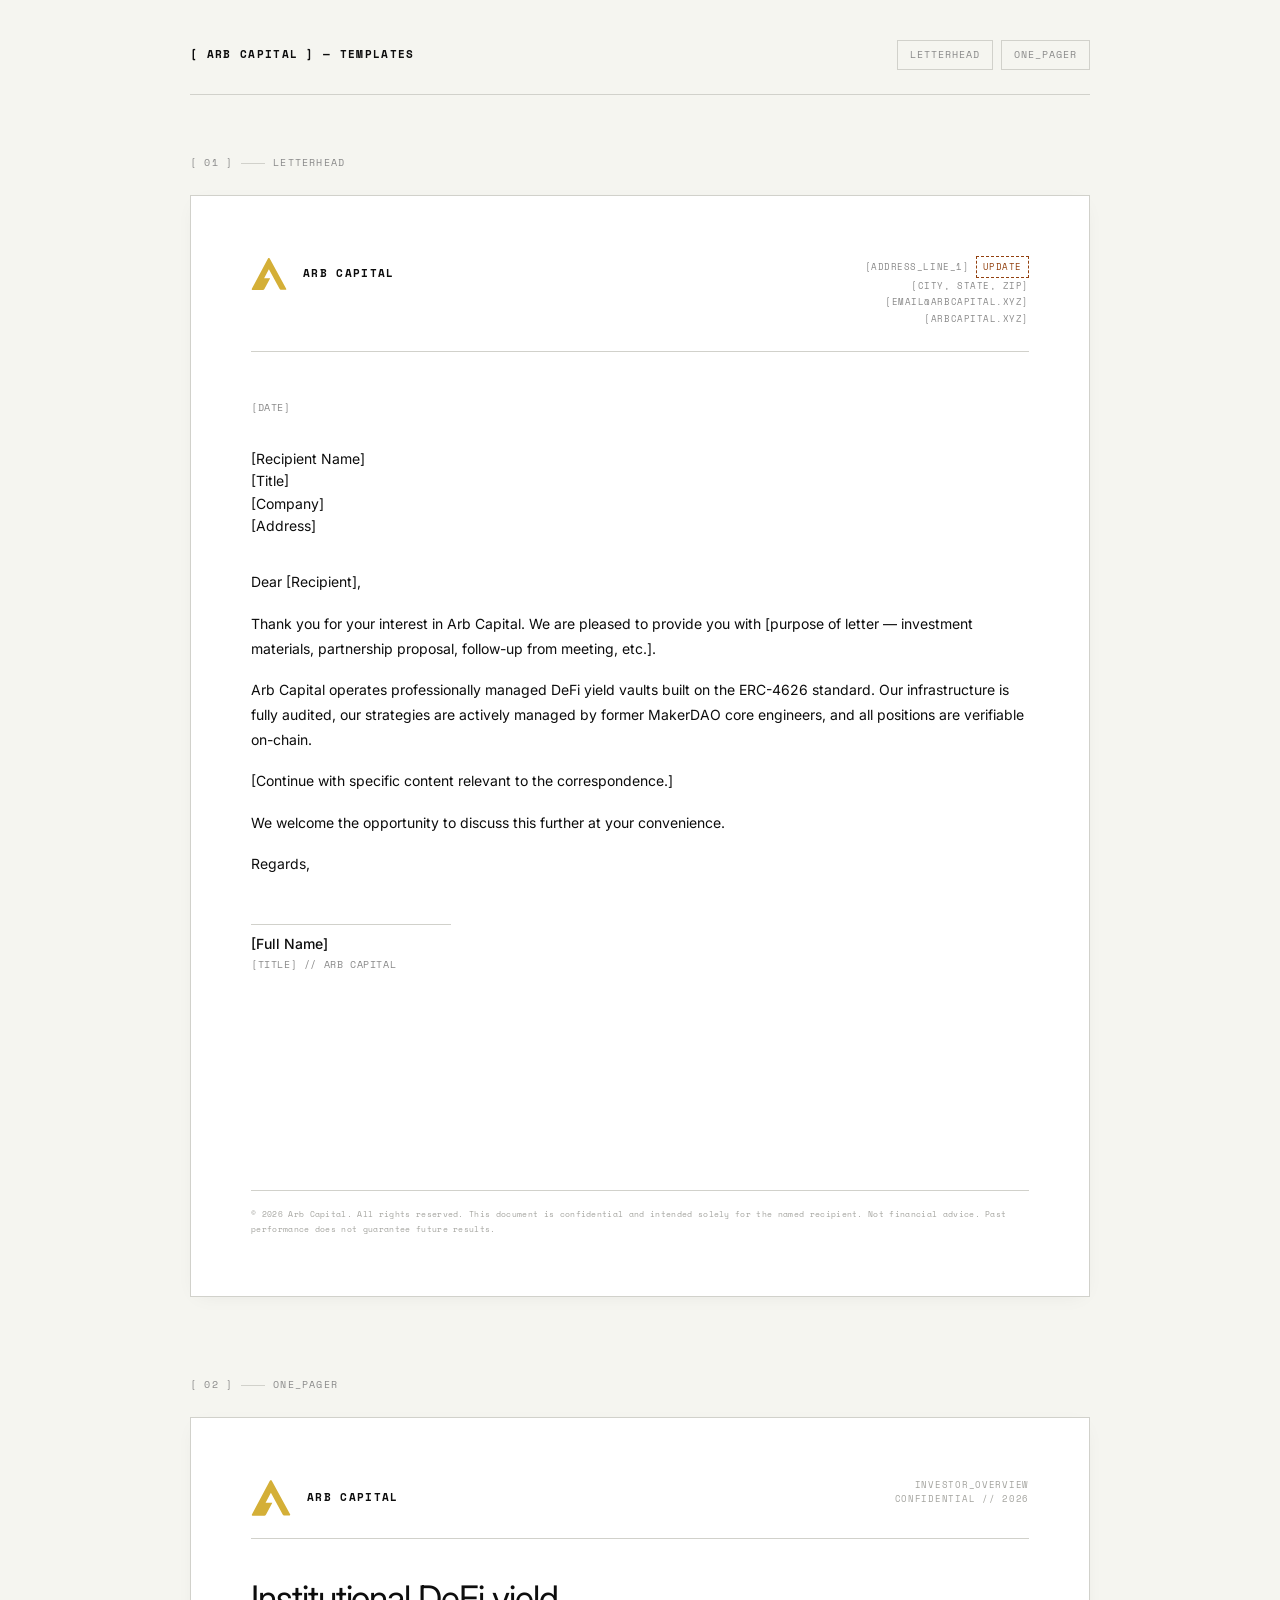
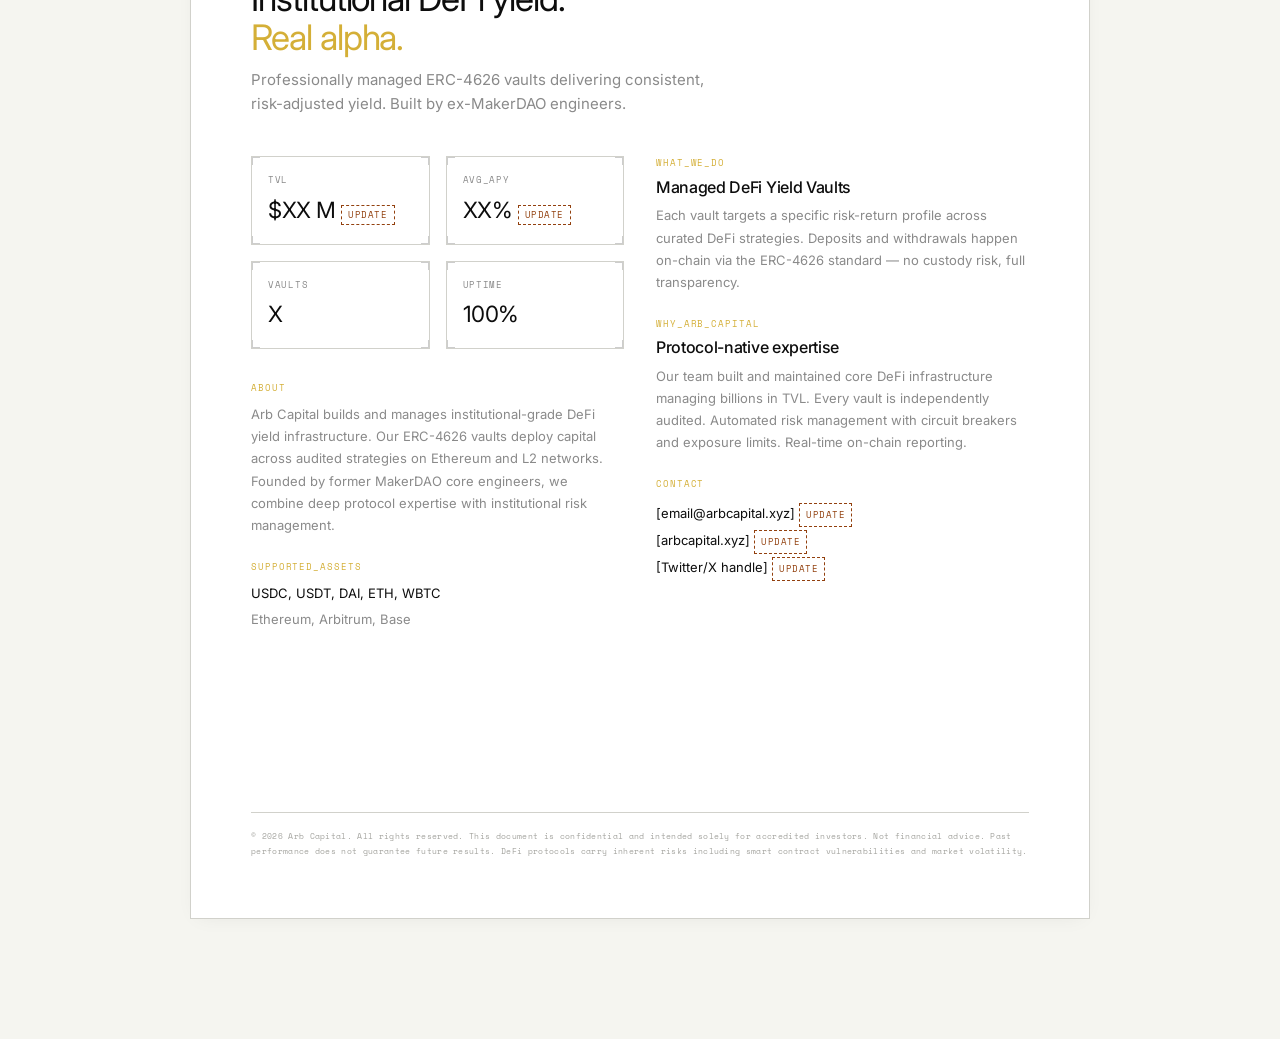
<file: templates.html>
<!DOCTYPE html>
<html lang="en">
<head>
<meta charset="UTF-8">
<meta name="viewport" content="width=device-width, initial-scale=1.0">
<title>Arb Capital — Document Templates</title>
<link rel="stylesheet" href="brand-tokens.css">
<style>
  body { padding: 40px; cursor: default; }

  /* ── Template Navigator ── */
  .nav-bar {
    max-width: 900px;
    margin: 0 auto 60px;
    padding-bottom: 24px;
    border-bottom: 1px solid var(--color-border);
    display: flex;
    justify-content: space-between;
    align-items: center;
  }
  .nav-bar a {
    font-family: var(--font-mono);
    font-size: 10px;
    letter-spacing: 0.1em;
    color: var(--color-text-secondary);
    padding: 6px 12px;
    border: 1px solid var(--color-border);
    transition: all 0.2s;
  }
  .nav-bar a:hover {
    border-color: var(--color-text-primary);
    color: var(--color-text-primary);
    opacity: 1;
  }

  /* ── Template Frame ── */
  .template-section {
    max-width: 900px;
    margin: 0 auto 80px;
  }
  .template-label {
    font-family: var(--font-mono);
    font-size: 10px;
    color: var(--color-text-secondary);
    letter-spacing: 0.12em;
    display: flex;
    align-items: center;
    gap: 8px;
    margin-bottom: 24px;
  }
  .template-label .divider {
    height: 1px;
    width: 24px;
    background: var(--color-border);
  }

  /* ── Paper Frame ── */
  .paper {
    background: #ffffff;
    border: 1px solid var(--color-border);
    box-shadow: var(--shadow-soft);
    position: relative;
  }

  /* ══════════════════════════
     LETTERHEAD
     ══════════════════════════ */
  .letterhead {
    padding: 60px;
    min-height: 1100px;
    display: flex;
    flex-direction: column;
  }

  .lh-header {
    display: flex;
    justify-content: space-between;
    align-items: flex-start;
    padding-bottom: 24px;
    border-bottom: 1px solid var(--color-border);
    margin-bottom: 48px;
  }
  .lh-logo {
    display: flex;
    align-items: center;
    gap: 16px;
  }
  .lh-logo img {
    width: 36px;
    height: 36px;
  }
  .lh-logo .lh-name {
    font-family: var(--font-mono);
    font-size: 11px;
    font-weight: 700;
    letter-spacing: 0.12em;
    color: var(--color-text-primary);
  }
  .lh-info {
    text-align: right;
  }
  .lh-info div {
    font-family: var(--font-mono);
    font-size: 9px;
    color: var(--color-text-secondary);
    letter-spacing: 0.06em;
    line-height: 1.8;
  }

  .lh-body {
    flex: 1;
  }
  .lh-date {
    font-family: var(--font-mono);
    font-size: 10px;
    color: var(--color-text-secondary);
    letter-spacing: 0.06em;
    margin-bottom: 32px;
  }
  .lh-recipient {
    margin-bottom: 32px;
  }
  .lh-recipient div {
    font-size: 14px;
    line-height: 1.6;
    color: var(--color-text-primary);
  }
  .lh-content {
    font-size: 14px;
    line-height: 1.8;
    color: var(--color-text-primary);
  }
  .lh-content p {
    color: var(--color-text-primary);
    margin-bottom: 16px;
  }
  .lh-signature {
    margin-top: 48px;
  }
  .lh-signature .sig-line {
    width: 200px;
    height: 1px;
    background: var(--color-border);
    margin-bottom: 8px;
  }
  .lh-signature .sig-name {
    font-size: 14px;
    font-weight: 500;
    color: var(--color-text-primary);
  }
  .lh-signature .sig-title {
    font-family: var(--font-mono);
    font-size: 10px;
    color: var(--color-text-secondary);
    letter-spacing: 0.06em;
    margin-top: 2px;
  }

  .lh-footer {
    border-top: 1px solid var(--color-border);
    padding-top: 16px;
    margin-top: 48px;
  }
  .lh-footer p {
    font-family: var(--font-mono);
    font-size: 8px;
    color: var(--color-text-tertiary);
    letter-spacing: 0.04em;
    line-height: 1.8;
  }

  /* ══════════════════════════
     ONE-PAGER
     ══════════════════════════ */
  .one-pager {
    padding: 60px;
    min-height: 1100px;
    position: relative;
  }

  .op-header {
    display: flex;
    justify-content: space-between;
    align-items: flex-start;
    margin-bottom: 40px;
    padding-bottom: 20px;
    border-bottom: 1px solid var(--color-border);
  }
  .op-header-left {
    display: flex;
    align-items: center;
    gap: 16px;
  }
  .op-header-left img { width: 40px; height: 40px; }
  .op-header-left .op-title {
    font-family: var(--font-mono);
    font-size: 11px;
    font-weight: 700;
    letter-spacing: 0.12em;
  }
  .op-header-right {
    font-family: var(--font-mono);
    font-size: 9px;
    color: var(--color-text-tertiary);
    letter-spacing: 0.08em;
    text-align: right;
  }

  .op-hero {
    margin-bottom: 40px;
  }
  .op-hero h1 {
    font-size: 2.2rem;
    letter-spacing: -0.03em;
    margin-bottom: 12px;
    line-height: 1.1;
  }
  .op-hero h1 span { color: var(--color-gold); }
  .op-hero p {
    font-size: 15px;
    max-width: 480px;
    line-height: 1.6;
  }

  .op-grid {
    display: grid;
    grid-template-columns: 1fr 1fr;
    gap: 32px;
    margin-bottom: 40px;
  }

  .op-metrics {
    display: grid;
    grid-template-columns: 1fr 1fr;
    gap: 16px;
    margin-bottom: 32px;
  }
  .op-metric {
    border: 1px solid var(--color-border);
    padding: 16px;
    position: relative;
  }
  .op-metric .bracket-corner { width: 8px; height: 8px; }
  .op-metric .m-label {
    font-family: var(--font-mono);
    font-size: 9px;
    color: var(--color-text-secondary);
    letter-spacing: 0.08em;
    margin-bottom: 4px;
  }
  .op-metric .m-value {
    font-size: 1.4rem;
    letter-spacing: -0.02em;
  }

  .op-section {
    margin-bottom: 24px;
  }
  .op-section .s-label {
    font-family: var(--font-mono);
    font-size: 9px;
    letter-spacing: 0.1em;
    color: var(--color-gold);
    margin-bottom: 8px;
  }
  .op-section h3 {
    font-size: 1rem;
    font-weight: 500;
    margin-bottom: 8px;
  }
  .op-section p {
    font-size: 13px;
    line-height: 1.7;
  }

  .op-footer {
    border-top: 1px solid var(--color-border);
    padding-top: 16px;
    position: absolute;
    bottom: 60px;
    left: 60px;
    right: 60px;
  }
  .op-footer p {
    font-family: var(--font-mono);
    font-size: 8px;
    color: var(--color-text-tertiary);
    letter-spacing: 0.04em;
    line-height: 1.8;
  }

  /* ── Placeholder ── */
  .placeholder {
    font-family: var(--font-mono);
    font-size: 9px;
    color: var(--color-warning);
    letter-spacing: 0.06em;
    padding: 2px 6px;
    border: 1px dashed var(--color-warning);
    display: inline-block;
  }

  /* ── Print ── */
  @media print {
    body { padding: 0; background: #ffffff; }
    .nav-bar { display: none; }
    .template-label { display: none; }
    .paper {
      box-shadow: none;
      border: none;
      page-break-after: always;
    }
    .paper:last-child { page-break-after: auto; }
    @page {
      size: A4 portrait;
      margin: 0;
    }
  }
</style>
</head>
<body>

<!-- Navigation -->
<nav class="nav-bar no-print">
  <span class="mono" style="font-size: 11px; font-weight: 700; letter-spacing: 0.12em;">[ ARB CAPITAL ] — TEMPLATES</span>
  <div style="display: flex; gap: 8px;">
    <a href="#letterhead">LETTERHEAD</a>
    <a href="#one-pager">ONE_PAGER</a>
  </div>
</nav>

<!-- ═══════════════════════════════════════
     TEMPLATE 1: LETTERHEAD
     ═══════════════════════════════════════ -->
<div class="template-section" id="letterhead">
  <div class="template-label">
    <span>[ 01 ]</span>
    <span class="divider"></span>
    <span>LETTERHEAD</span>
  </div>

  <div class="paper">
    <div class="letterhead">
      <!-- Header -->
      <div class="lh-header">
        <div class="lh-logo">
          <img src="assets/logo-gold.svg" alt="Arb Capital">
          <span class="lh-name">ARB CAPITAL</span>
        </div>
        <div class="lh-info">
          <div>[ADDRESS_LINE_1] <span class="placeholder">UPDATE</span></div>
          <div>[CITY, STATE, ZIP]</div>
          <div>[EMAIL@ARBCAPITAL.XYZ]</div>
          <div>[ARBCAPITAL.XYZ]</div>
        </div>
      </div>

      <!-- Body -->
      <div class="lh-body">
        <div class="lh-date">[DATE]</div>
        <div class="lh-recipient">
          <div>[Recipient Name]</div>
          <div>[Title]</div>
          <div>[Company]</div>
          <div>[Address]</div>
        </div>

        <div class="lh-content">
          <p>Dear [Recipient],</p>
          <p>Thank you for your interest in Arb Capital. We are pleased to provide you with [purpose of letter — investment materials, partnership proposal, follow-up from meeting, etc.].</p>
          <p>Arb Capital operates professionally managed DeFi yield vaults built on the ERC-4626 standard. Our infrastructure is fully audited, our strategies are actively managed by former MakerDAO core engineers, and all positions are verifiable on-chain.</p>
          <p>[Continue with specific content relevant to the correspondence.]</p>
          <p>We welcome the opportunity to discuss this further at your convenience.</p>
          <p>Regards,</p>
        </div>

        <div class="lh-signature">
          <div class="sig-line"></div>
          <div class="sig-name">[Full Name]</div>
          <div class="sig-title">[TITLE] // ARB CAPITAL</div>
        </div>
      </div>

      <!-- Footer -->
      <div class="lh-footer">
        <p>&copy; 2026 Arb Capital. All rights reserved. This document is confidential and intended solely for the named recipient. Not financial advice. Past performance does not guarantee future results.</p>
      </div>
    </div>
  </div>
</div>

<!-- ═══════════════════════════════════════
     TEMPLATE 2: ONE-PAGER
     ═══════════════════════════════════════ -->
<div class="template-section" id="one-pager">
  <div class="template-label">
    <span>[ 02 ]</span>
    <span class="divider"></span>
    <span>ONE_PAGER</span>
  </div>

  <div class="paper">
    <div class="one-pager">
      <!-- Header -->
      <div class="op-header">
        <div class="op-header-left">
          <img src="assets/logo-gold.svg" alt="Arb Capital">
          <span class="op-title">ARB CAPITAL</span>
        </div>
        <div class="op-header-right">
          INVESTOR_OVERVIEW<br>
          CONFIDENTIAL // 2026
        </div>
      </div>

      <!-- Hero -->
      <div class="op-hero">
        <h1>Institutional DeFi yield.<br><span>Real alpha.</span></h1>
        <p>Professionally managed ERC-4626 vaults delivering consistent, risk-adjusted yield. Built by ex-MakerDAO engineers.</p>
      </div>

      <!-- Two-column content -->
      <div class="op-grid">
        <!-- Left: Metrics + About -->
        <div>
          <div class="op-metrics">
            <div class="op-metric">
              <div class="bracket-corner bl-tl"></div>
              <div class="bracket-corner bl-tr"></div>
              <div class="bracket-corner bl-br"></div>
              <div class="bracket-corner bl-bl"></div>
              <div class="m-label">TVL</div>
              <div class="m-value">$XX M <span class="placeholder">UPDATE</span></div>
            </div>
            <div class="op-metric">
              <div class="bracket-corner bl-tl"></div>
              <div class="bracket-corner bl-tr"></div>
              <div class="bracket-corner bl-br"></div>
              <div class="bracket-corner bl-bl"></div>
              <div class="m-label">AVG_APY</div>
              <div class="m-value">XX% <span class="placeholder">UPDATE</span></div>
            </div>
            <div class="op-metric">
              <div class="bracket-corner bl-tl"></div>
              <div class="bracket-corner bl-tr"></div>
              <div class="bracket-corner bl-br"></div>
              <div class="bracket-corner bl-bl"></div>
              <div class="m-label">VAULTS</div>
              <div class="m-value">X</div>
            </div>
            <div class="op-metric">
              <div class="bracket-corner bl-tl"></div>
              <div class="bracket-corner bl-tr"></div>
              <div class="bracket-corner bl-br"></div>
              <div class="bracket-corner bl-bl"></div>
              <div class="m-label">UPTIME</div>
              <div class="m-value">100%</div>
            </div>
          </div>

          <div class="op-section">
            <div class="s-label">ABOUT</div>
            <p>Arb Capital builds and manages institutional-grade DeFi yield infrastructure. Our ERC-4626 vaults deploy capital across audited strategies on Ethereum and L2 networks. Founded by former MakerDAO core engineers, we combine deep protocol expertise with institutional risk management.</p>
          </div>

          <div class="op-section">
            <div class="s-label">SUPPORTED_ASSETS</div>
            <p style="color: var(--color-text-primary);">USDC, USDT, DAI, ETH, WBTC</p>
            <p style="margin-top: 4px;">Ethereum, Arbitrum, Base</p>
          </div>
        </div>

        <!-- Right: What + Why + Contact -->
        <div>
          <div class="op-section">
            <div class="s-label">WHAT_WE_DO</div>
            <h3>Managed DeFi Yield Vaults</h3>
            <p>Each vault targets a specific risk-return profile across curated DeFi strategies. Deposits and withdrawals happen on-chain via the ERC-4626 standard — no custody risk, full transparency.</p>
          </div>

          <div class="op-section">
            <div class="s-label">WHY_ARB_CAPITAL</div>
            <h3>Protocol-native expertise</h3>
            <p>Our team built and maintained core DeFi infrastructure managing billions in TVL. Every vault is independently audited. Automated risk management with circuit breakers and exposure limits. Real-time on-chain reporting.</p>
          </div>

          <div class="op-section">
            <div class="s-label">CONTACT</div>
            <div style="font-size: 13px; line-height: 2;">
              <div>[email@arbcapital.xyz] <span class="placeholder">UPDATE</span></div>
              <div>[arbcapital.xyz] <span class="placeholder">UPDATE</span></div>
              <div>[Twitter/X handle] <span class="placeholder">UPDATE</span></div>
            </div>
          </div>
        </div>
      </div>

      <!-- Footer -->
      <div class="op-footer">
        <p>&copy; 2026 Arb Capital. All rights reserved. This document is confidential and intended solely for accredited investors. Not financial advice. Past performance does not guarantee future results. DeFi protocols carry inherent risks including smart contract vulnerabilities and market volatility.</p>
      </div>
    </div>
  </div>
</div>

</body>
</html>
</file>
<file: brand-tokens.css>
/* ============================================================
   ARB CAPITAL — BRAND DESIGN TOKENS
   Shared foundation for all brand deliverables.
   Extracted from app/globals.css + brand brainstorm decisions.
   ============================================================ */

@import url('https://fonts.googleapis.com/css2?family=Inter:wght@300;400;500;600;700;800&family=Space+Mono:wght@400;700&display=swap');

:root {
  /* ── Core Palette ── */
  --color-bg:               #F5F5F0;
  --color-surface:          #F5F5F0;
  --color-surface-elevated: #ECECE7;
  --color-border:           #D1D1CB;
  --color-text-primary:     #0D0D0D;
  --color-text-secondary:   #8A8A8A;
  --color-text-tertiary:    #A3A39E;
  --color-text-white:       #F5F5F0;

  /* ── Gold Accent ── */
  --color-gold:             #D4AF37;
  --color-gold-dark:        #B8941B;
  --color-gold-light:       #E6C44A;

  /* ── Semantic ── */
  --color-success:          #2D5A27;
  --color-error:            #B91C1C;
  --color-warning:          #92400E;

  /* ── Asset Colors ── */
  --color-asset-usdc:       #1E40AF;
  --color-asset-usdt:       #2D5A27;
  --color-asset-dai:        #92400E;
  --color-asset-eth:        #5B21B6;
  --color-asset-wbtc:       #C2410C;

  /* ── Typography ── */
  --font-sans:              'Inter', system-ui, -apple-system, sans-serif;
  --font-mono:              'Space Mono', SFMono-Regular, Menlo, Monaco, monospace;

  /* ── Shadows ── */
  --shadow-soft:            0 4px 20px -8px rgba(0, 0, 0, 0.08);
  --shadow-strong:          0 8px 30px -12px rgba(0, 0, 0, 0.12);
}

/* ── Base Reset ── */
*, *::before, *::after { box-sizing: border-box; margin: 0; padding: 0; }

body {
  background: var(--color-bg);
  color: var(--color-text-primary);
  font-family: var(--font-sans);
  line-height: 1.6;
}

h1, h2, h3, h4, h5, h6 {
  font-family: var(--font-sans);
  letter-spacing: -0.02em;
  line-height: 1.1;
  font-weight: 400;
}

p { color: var(--color-text-secondary); }

a {
  color: var(--color-text-primary);
  text-decoration: none;
  transition: opacity 0.2s ease;
}
a:hover { opacity: 0.7; }

::selection {
  background: var(--color-text-primary);
  color: #ffffff;
}

/* ── Utility Classes ── */
.mono {
  font-family: var(--font-mono);
}

.btn-portal {
  font-family: var(--font-mono);
  font-size: 0.7rem;
  text-transform: uppercase;
  letter-spacing: 0.1em;
  border: 1px solid var(--color-text-primary);
  padding: 8px 16px;
  background: transparent;
  color: var(--color-text-primary);
  cursor: pointer;
  transition: all 0.2s;
}
.btn-portal:hover {
  background: var(--color-text-primary);
  color: var(--color-text-white);
}

.btn-gold {
  font-family: var(--font-mono);
  font-size: 0.7rem;
  text-transform: uppercase;
  letter-spacing: 0.1em;
  border: 1px solid var(--color-gold);
  padding: 8px 16px;
  background: transparent;
  color: var(--color-gold);
  cursor: pointer;
  transition: all 0.2s;
}
.btn-gold:hover {
  background: var(--color-gold);
  color: var(--color-bg);
}

/* ── Bracket Corners ── */
.bracket-corner {
  position: absolute;
  width: 12px;
  height: 12px;
  border-color: var(--color-text-primary);
  border-style: solid;
  opacity: 0.2;
}
.bl-tl { top: 0; left: 0; border-width: 1px 0 0 1px; }
.bl-tr { top: 0; right: 0; border-width: 1px 1px 0 0; }
.bl-br { bottom: 0; right: 0; border-width: 0 1px 1px 0; }
.bl-bl { bottom: 0; left: 0; border-width: 0 0 1px 1px; }

/* ── Stat Card ── */
.stat-card {
  background: var(--color-bg);
  border: 1px solid var(--color-border);
  padding: 24px;
  position: relative;
}

/* ── Health Bar ── */
.health-bar-bg {
  height: 4px;
  background: var(--color-border);
  width: 100%;
}
.health-bar-fill {
  height: 100%;
  background: var(--color-text-primary);
}

/* ── Print Overrides ── */
@media print {
  body {
    background: #ffffff;
    color: #000000;
    -webkit-print-color-adjust: exact;
    print-color-adjust: exact;
  }
  .no-print { display: none !important; }
  .bracket-corner { opacity: 0.15; }
}
</file>
